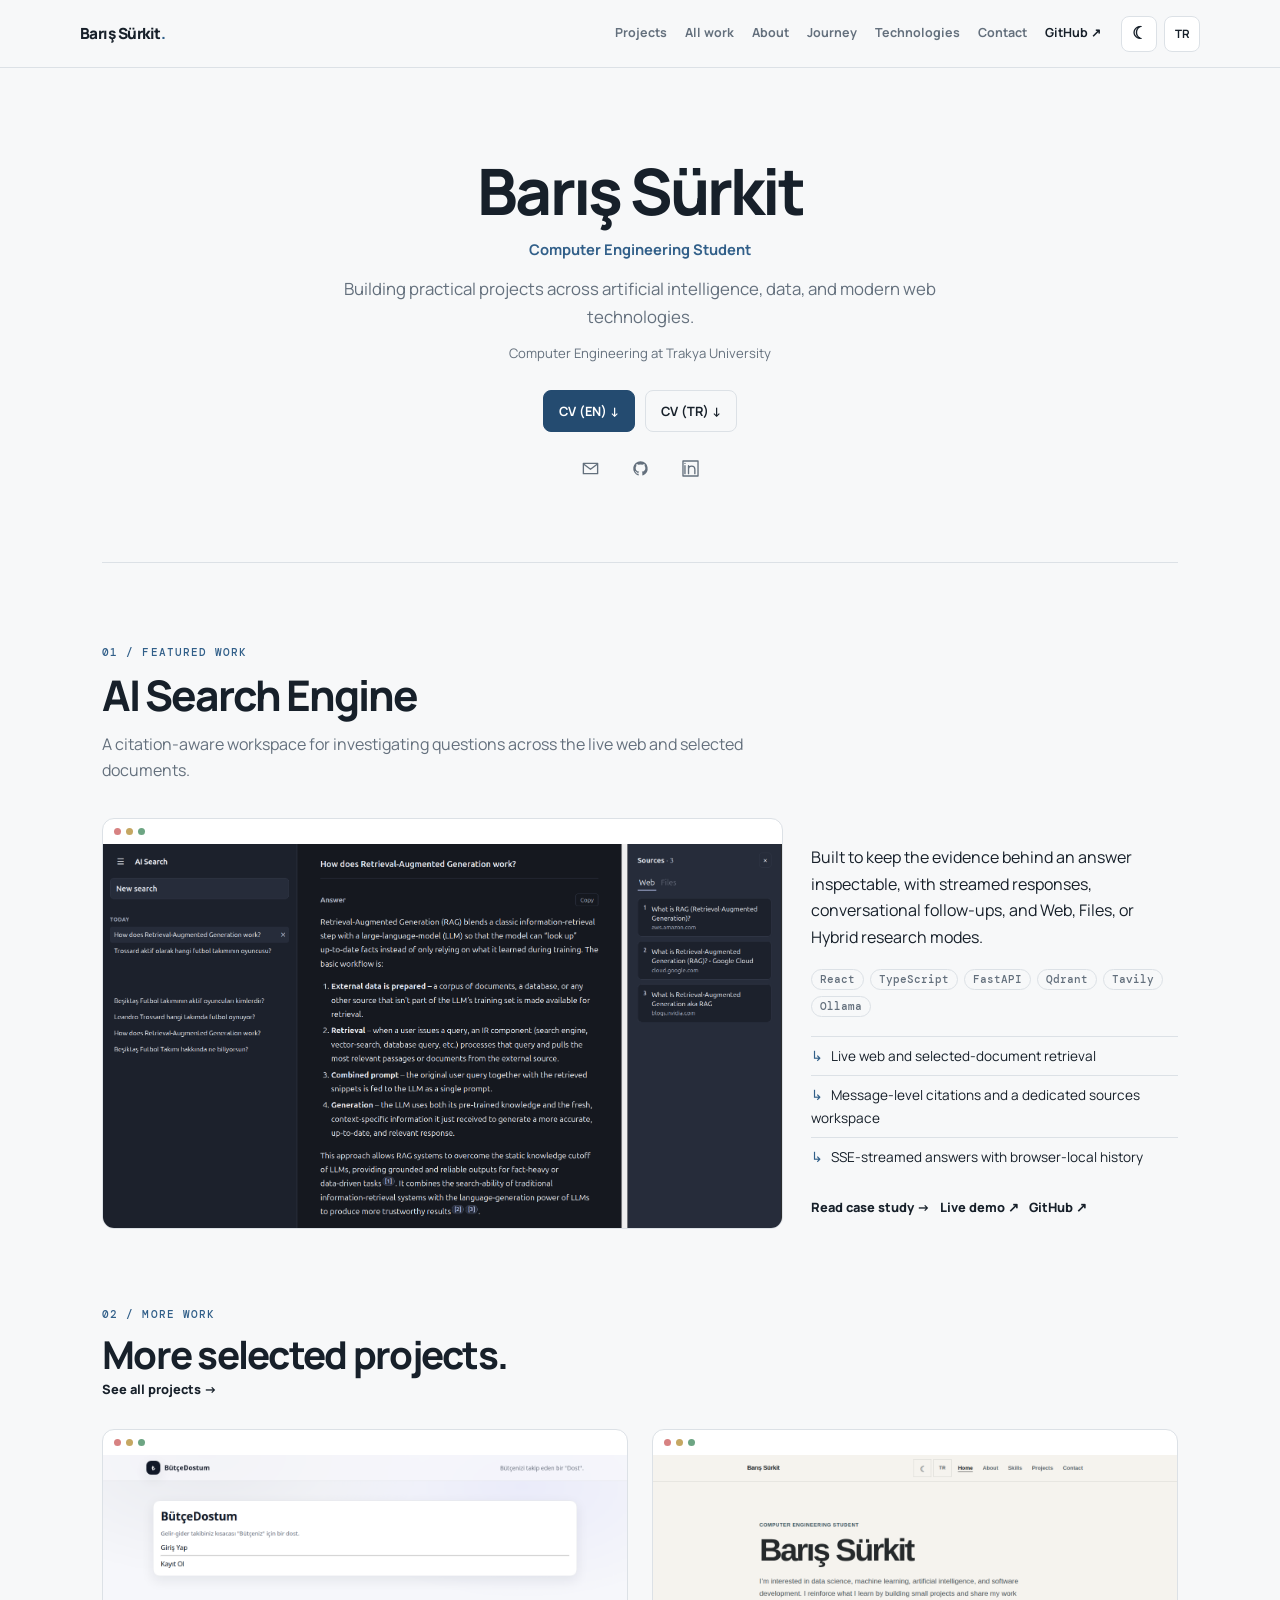
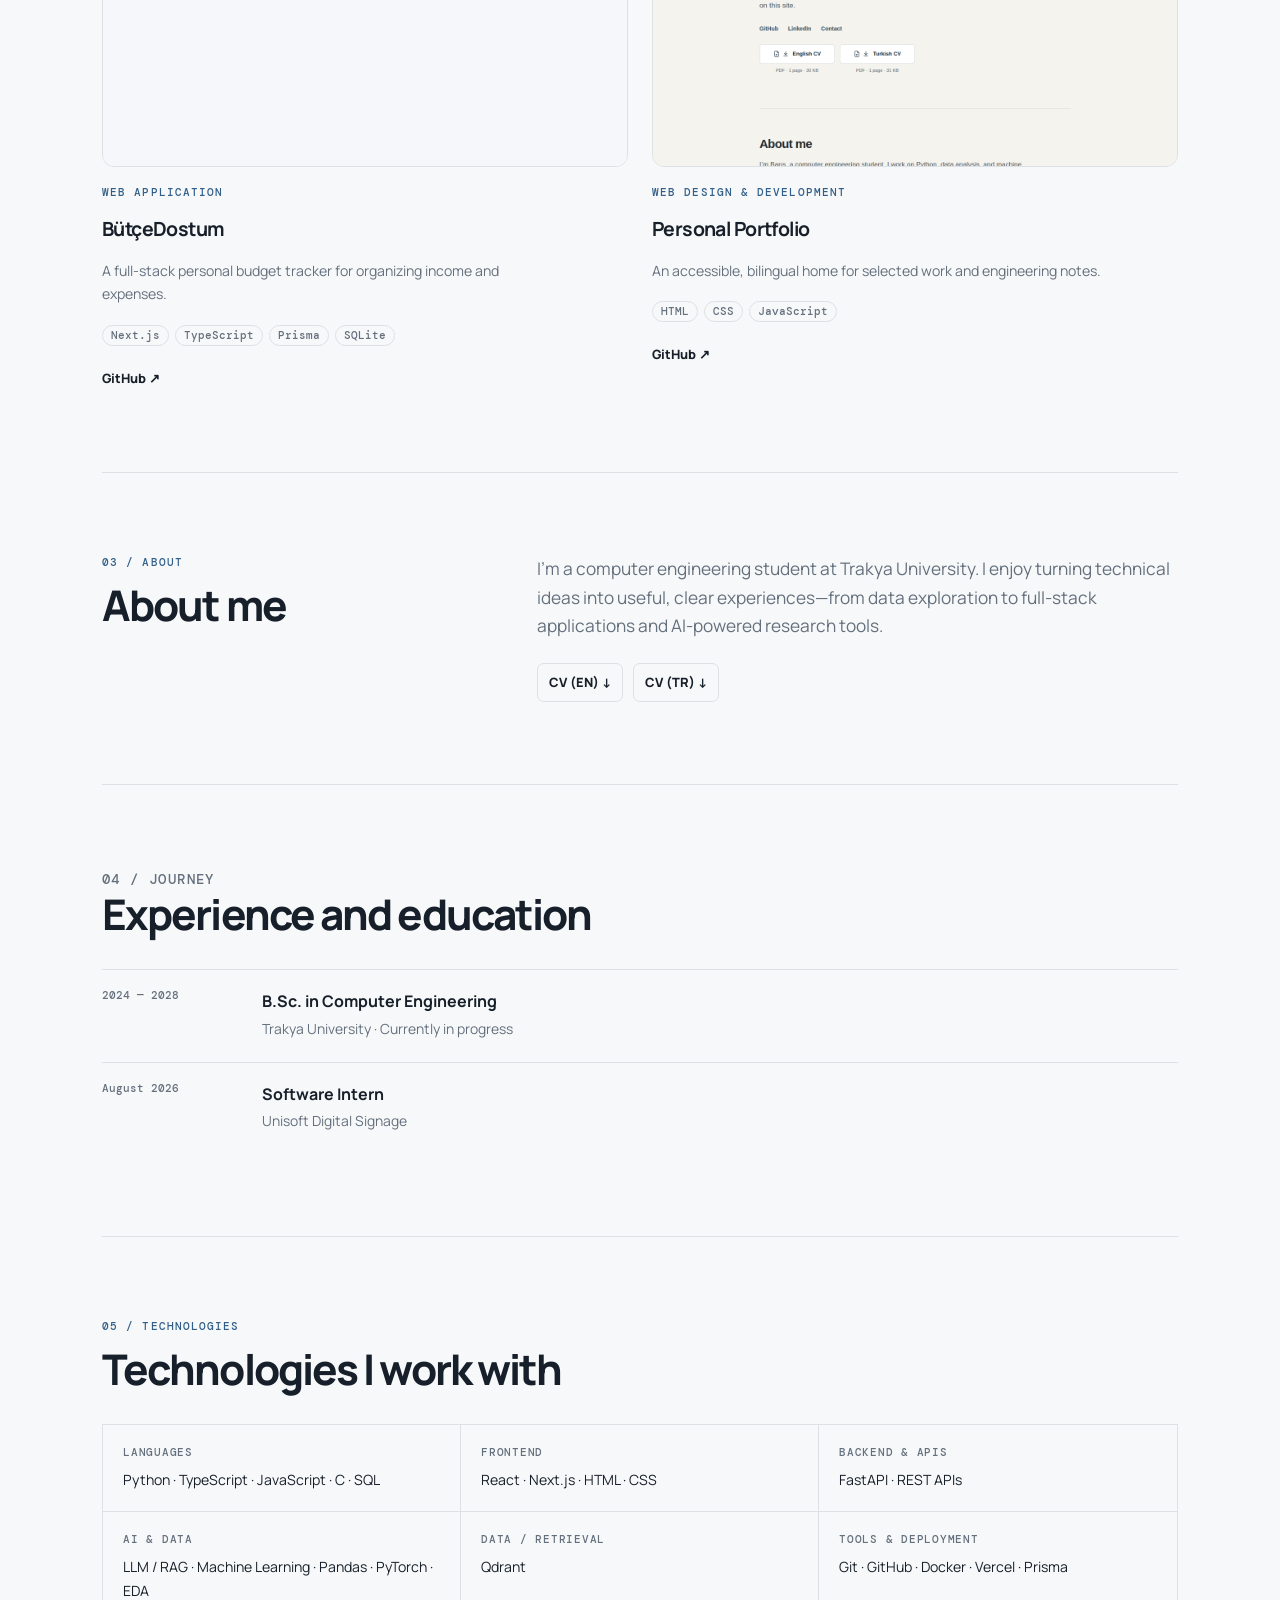
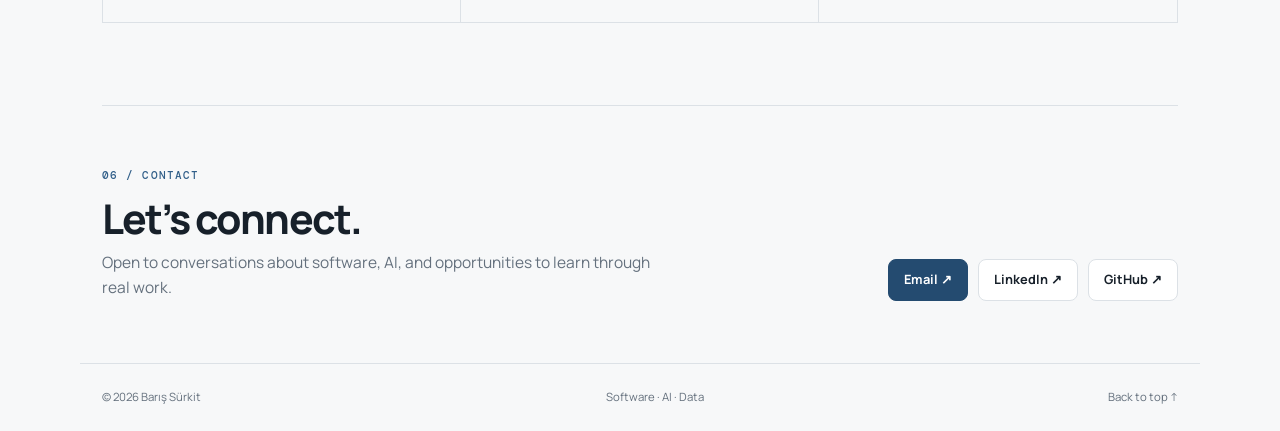
<file: index.html>
<!doctype html>
<html lang="en" data-theme="light">
<head>
  <meta charset="utf-8"><meta name="viewport" content="width=device-width,initial-scale=1">
  <meta name="description" content="Barış Sürkit builds software with AI, data, and modern web technologies." data-i18n-content="meta.homeDescription"><meta name="author" content="Barış Sürkit"><meta name="theme-color" content="#f7f8f9" data-theme-color>
  <link rel="canonical" href="https://barissurkit.com/"><link rel="icon" href="favicon.svg" type="image/svg+xml">
  <meta property="og:type" content="website"><meta property="og:url" content="https://barissurkit.com/"><meta property="og:title" content="Barış Sürkit — Software, AI & Data" data-i18n-content="meta.homeTitle"><meta property="og:description" content="Selected work in AI, data, and modern software development." data-i18n-content="meta.homeDescription"><meta property="og:image" content="https://barissurkit.com/images/barissurkit.jpg"><meta name="twitter:card" content="summary_large_image"><meta name="twitter:title" content="Barış Sürkit — Software, AI & Data"><meta name="twitter:description" content="Selected work in AI, data, and modern software development."><meta name="twitter:image" content="https://barissurkit.com/images/barissurkit.jpg">
  <script type="application/ld+json">{"@context":"https://schema.org","@type":"Person","name":"Barış Sürkit","url":"https://barissurkit.com/","image":"https://barissurkit.com/images/barissurkit.jpg","jobTitle":"Computer Engineering Student","sameAs":["https://github.com/barissurkit","https://www.linkedin.com/in/bar%C4%B1%C5%9F-s%C3%BCrkit-748538320/"]}</script>
  <script>try{const t=localStorage.getItem('portfolio-theme');document.documentElement.dataset.theme=t||(matchMedia('(prefers-color-scheme:dark)').matches?'dark':'light')}catch(e){}</script>
  <link rel="stylesheet" href="style.css"><script src="script.js" defer></script><title data-page-title="meta.title">Barış Sürkit — Software, AI & Data</title>
</head>
<body><a class="skip-link" href="#main">Skip to content</a>
<header class="header"><a class="brand" href="#top">Barış Sürkit<span>.</span></a><button class="menu-button" data-menu aria-expanded="false" aria-controls="navigation">Menu</button><nav id="navigation" class="nav" aria-label="Main navigation"><a href="#projects" data-i18n="nav.projects">Projects</a><a href="projects/" data-i18n="nav.allProjects">All work</a><a href="#about" data-i18n="nav.about">About</a><a href="#journey" data-i18n="nav.journey">Journey</a><a href="#stack" data-i18n="nav.stack">Technologies</a><a href="#contact" data-i18n="nav.contact">Contact</a><a class="nav-github" href="https://github.com/barissurkit" target="_blank" rel="noopener noreferrer">GitHub ↗</a></nav><div class="controls"><button type="button" data-theme-toggle aria-label="Switch to dark theme"><span data-theme-icon aria-hidden="true">☾</span></button><button type="button" data-language-toggle aria-label="Switch to Turkish" lang="tr">TR</button></div></header>
<main id="main">
  <section class="hero personal-hero" id="top"><h1>Barış Sürkit</h1><p class="hero-role" data-i18n="hero.role">Computer Engineering Student</p><p class="lede" data-i18n="hero.intro">Building practical projects across artificial intelligence, data, and modern web technologies.</p><p class="hero-education" data-i18n="hero.education">Computer Engineering at Trakya University</p><div class="hero-groups"><div class="actions cv-actions"><a class="button primary" href="Baris_Surkit_CV_EN.pdf" download data-cv-en data-i18n="about.cvEn">CV (EN) ↓</a><a class="button secondary" href="Baris_Surkit_CV_TR.pdf" download data-cv-tr data-i18n="about.cvTr">CV (TR) ↓</a></div><nav class="social-links" aria-label="Professional profiles"><a class="social-icon social-email" href="mailto:barissurkitdev@gmail.com" aria-label="Email"><svg viewBox="0 0 24 24" aria-hidden="true" focusable="false"><path d="M3 5.5h18v13H3z"/><path d="m4 7 8 6 8-6"/></svg></a><a class="social-icon social-github" href="https://github.com/barissurkit" target="_blank" rel="me noopener noreferrer" aria-label="GitHub profile"><svg viewBox="0 0 24 24" aria-hidden="true" focusable="false"><path d="M12 2.7a9.3 9.3 0 0 0-2.9 18.1c.5.1.6-.2.6-.5v-1.8c-2.7.6-3.3-1.1-3.3-1.1-.4-1.1-1.1-1.4-1.1-1.4-.9-.6.1-.6.1-.6 1 0 1.5 1 1.5 1 .9 1.5 2.3 1.1 2.9.8.1-.6.3-1.1.6-1.3-2.2-.2-4.5-1.1-4.5-4.6 0-1 .4-1.9 1-2.5-.1-.3-.4-1.2.1-2.5 0 0 .8-.3 2.6 1a9 9 0 0 1 4.8 0c1.8-1.2 2.6-1 2.6-1 .5 1.3.2 2.2.1 2.5.6.6 1 1.5 1 2.5 0 3.6-2.3 4.4-4.5 4.6.4.3.7.9.7 1.7v2.6c0 .3.2.6.7.5A9.3 9.3 0 0 0 12 2.7z"/></svg></a><a class="social-icon social-linkedin" href="https://www.linkedin.com/in/bar%C4%B1%C5%9F-s%C3%BCrkit-748538320/" target="_blank" rel="me noopener noreferrer" aria-label="LinkedIn profile"><svg viewBox="0 0 24 24" aria-hidden="true" focusable="false"><path d="M5 8.5v10M5 5.5v.1M9.5 18.5v-10M9.5 13a4 4 0 0 1 8 0v5.5M2.5 2.5h19v19h-19z"/></svg></a></nav></div></section>
  <section class="section featured" id="projects"><div class="section-head"><p class="kicker" data-i18n="featured.label">01 / FEATURED WORK</p><h2>AI Search Engine</h2><p data-i18n="featured.intro">A citation-aware workspace for investigating questions across the live web and selected documents.</p></div><article class="feature-grid"><a class="shot browser" href="projects/ai-search-engine/"><img src="images/projects/ai-search-engine.png" width="1767" height="999" fetchpriority="high" alt="AI Search Engine workspace with answer and sources" data-i18n-alt="ai.alt"></a><div class="feature-detail"><p data-i18n="featured.description">Built to keep the evidence behind an answer inspectable, with streamed responses, conversational follow-ups, and Web, Files, or Hybrid research modes.</p><ul class="tags"><li>React</li><li>TypeScript</li><li>FastAPI</li><li>Qdrant</li><li>Tavily</li><li>Ollama</li></ul><ul class="checklist"><li data-i18n="ai.one">Live web and selected-document retrieval</li><li data-i18n="ai.two">Message-level citations and a dedicated sources workspace</li><li data-i18n="ai.three">SSE-streamed answers with browser-local history</li></ul><div class="text-links"><a href="projects/ai-search-engine/" data-i18n="featured.case">Read case study →</a><a href="https://ai-search-engine-wine-three.vercel.app" target="_blank" rel="noopener noreferrer" data-i18n="featured.demo">Live demo ↗</a><a href="https://github.com/barissurkit/ai-search-engine" target="_blank" rel="noopener noreferrer">GitHub ↗</a></div></div></article><div class="section-head compact"><p class="kicker" data-i18n="other.label">02 / MORE WORK</p><h2 data-i18n="other.title">More selected projects.</h2><a href="projects/" data-i18n="other.link">See all projects →</a></div><div class="project-grid"><article class="project-card"><a class="shot browser" href="https://butcedostum.vercel.app/" target="_blank" rel="noopener noreferrer"><img src="images/projects/butcedostum.png" width="1280" height="760" loading="lazy" alt="BütçeDostum budget application login screen" data-i18n-alt="budget.alt"></a><p class="kicker" data-i18n="projects.budgetLabel">WEB APPLICATION</p><h3>BütçeDostum</h3><p data-i18n="budget.copy">A full-stack personal budget tracker for organizing income and expenses.</p><ul class="tags"><li>Next.js</li><li>TypeScript</li><li>Prisma</li><li>SQLite</li></ul><a href="https://github.com/barissurkit/butcedostum" target="_blank" rel="noopener noreferrer">GitHub ↗</a></article><article class="project-card"><a class="shot browser" href="projects/"><img src="images/projects/portfolio-site.png" width="1280" height="760" loading="lazy" alt="Portfolio website screenshot" data-i18n-alt="portfolio.alt"></a><p class="kicker" data-i18n="projects.portfolioLabel">WEB DESIGN & DEVELOPMENT</p><h3 data-i18n="portfolio.title">Personal Portfolio</h3><p data-i18n="portfolio.copy">An accessible, bilingual home for selected work and engineering notes.</p><ul class="tags"><li>HTML</li><li>CSS</li><li>JavaScript</li></ul><a href="https://github.com/barissurkit/barissurkit.com" target="_blank" rel="noopener noreferrer">GitHub ↗</a></article></div></section>
<section class="section split" id="about"><div><p class="kicker" data-i18n="about.label">03 / ABOUT</p><h2 data-i18n="about.title">About me</h2></div><div><p class="large-copy" data-i18n="about.copy">I’m a computer engineering student at Trakya University. I enjoy turning technical ideas into useful, clear experiences—from data exploration to full-stack applications and AI-powered research tools.</p><div class="text-links cv-links"><a href="Baris_Surkit_CV_EN.pdf" download data-i18n="about.cvEn">CV (EN) ↓</a><a href="Baris_Surkit_CV_TR.pdf" download data-i18n="about.cvTr">CV (TR) ↓</a></div></div></section>
  <section class="section journey" id="journey"><p class="kicker" data-i18n="journey.label">04 / JOURNEY</p><h2 data-i18n="journey.title">Experience and education</h2><ol><li><time>2024 — 2028</time><div><h3 data-i18n="journey.eduTitle">B.Sc. in Computer Engineering</h3><p data-i18n="journey.eduCopy">Trakya University · Currently in progress</p></div></li><li><time data-i18n="journey.internDate">August 2026</time><div><h3 data-i18n="journey.internTitle">Software Intern</h3><p>Unisoft Digital Signage</p></div></li></ol></section>
  <section class="section stack" id="stack"><p class="kicker" data-i18n="stack.label">05 / TECHNOLOGIES</p><h2 data-i18n="stack.title">Technologies I work with</h2><div class="stack-grid"><div><h3 data-i18n="stack.lang">Languages</h3><p>Python · TypeScript · JavaScript · C · SQL</p></div><div><h3 data-i18n="stack.frontend">Frontend</h3><p>React · Next.js · HTML · CSS</p></div><div><h3 data-i18n="stack.backend">Backend & APIs</h3><p>FastAPI · REST APIs</p></div><div><h3 data-i18n="stack.ai">AI & Data</h3><p>LLM / RAG · Machine Learning · Pandas · PyTorch · EDA</p></div><div><h3 data-i18n="stack.retrieval">Data / Retrieval</h3><p>Qdrant</p></div><div><h3 data-i18n="stack.tools">Tools & Deployment</h3><p>Git · GitHub · Docker · Vercel · Prisma</p></div></div></section>
  <section class="section contact" id="contact"><div><p class="kicker" data-i18n="contact.label">06 / CONTACT</p><h2 data-i18n="contact.title">Let’s connect.</h2><p data-i18n="contact.copy">Open to conversations about software, AI, and opportunities to learn through real work.</p></div><div class="actions"><a class="button primary" href="mailto:barissurkitdev@gmail.com" data-i18n="contact.email">Email ↗</a><a class="button" href="https://www.linkedin.com/in/bar%C4%B1%C5%9F-s%C3%BCrkit-748538320/" target="_blank" rel="noopener noreferrer">LinkedIn ↗</a><a class="button" href="https://github.com/barissurkit" target="_blank" rel="noopener noreferrer">GitHub ↗</a></div></section>
</main><footer><span>© 2026 Barış Sürkit</span><span data-i18n="footer.role">Software · AI · Data</span><a href="#top" data-i18n="footer.top">Back to top ↑</a></footer></body></html>
</file>
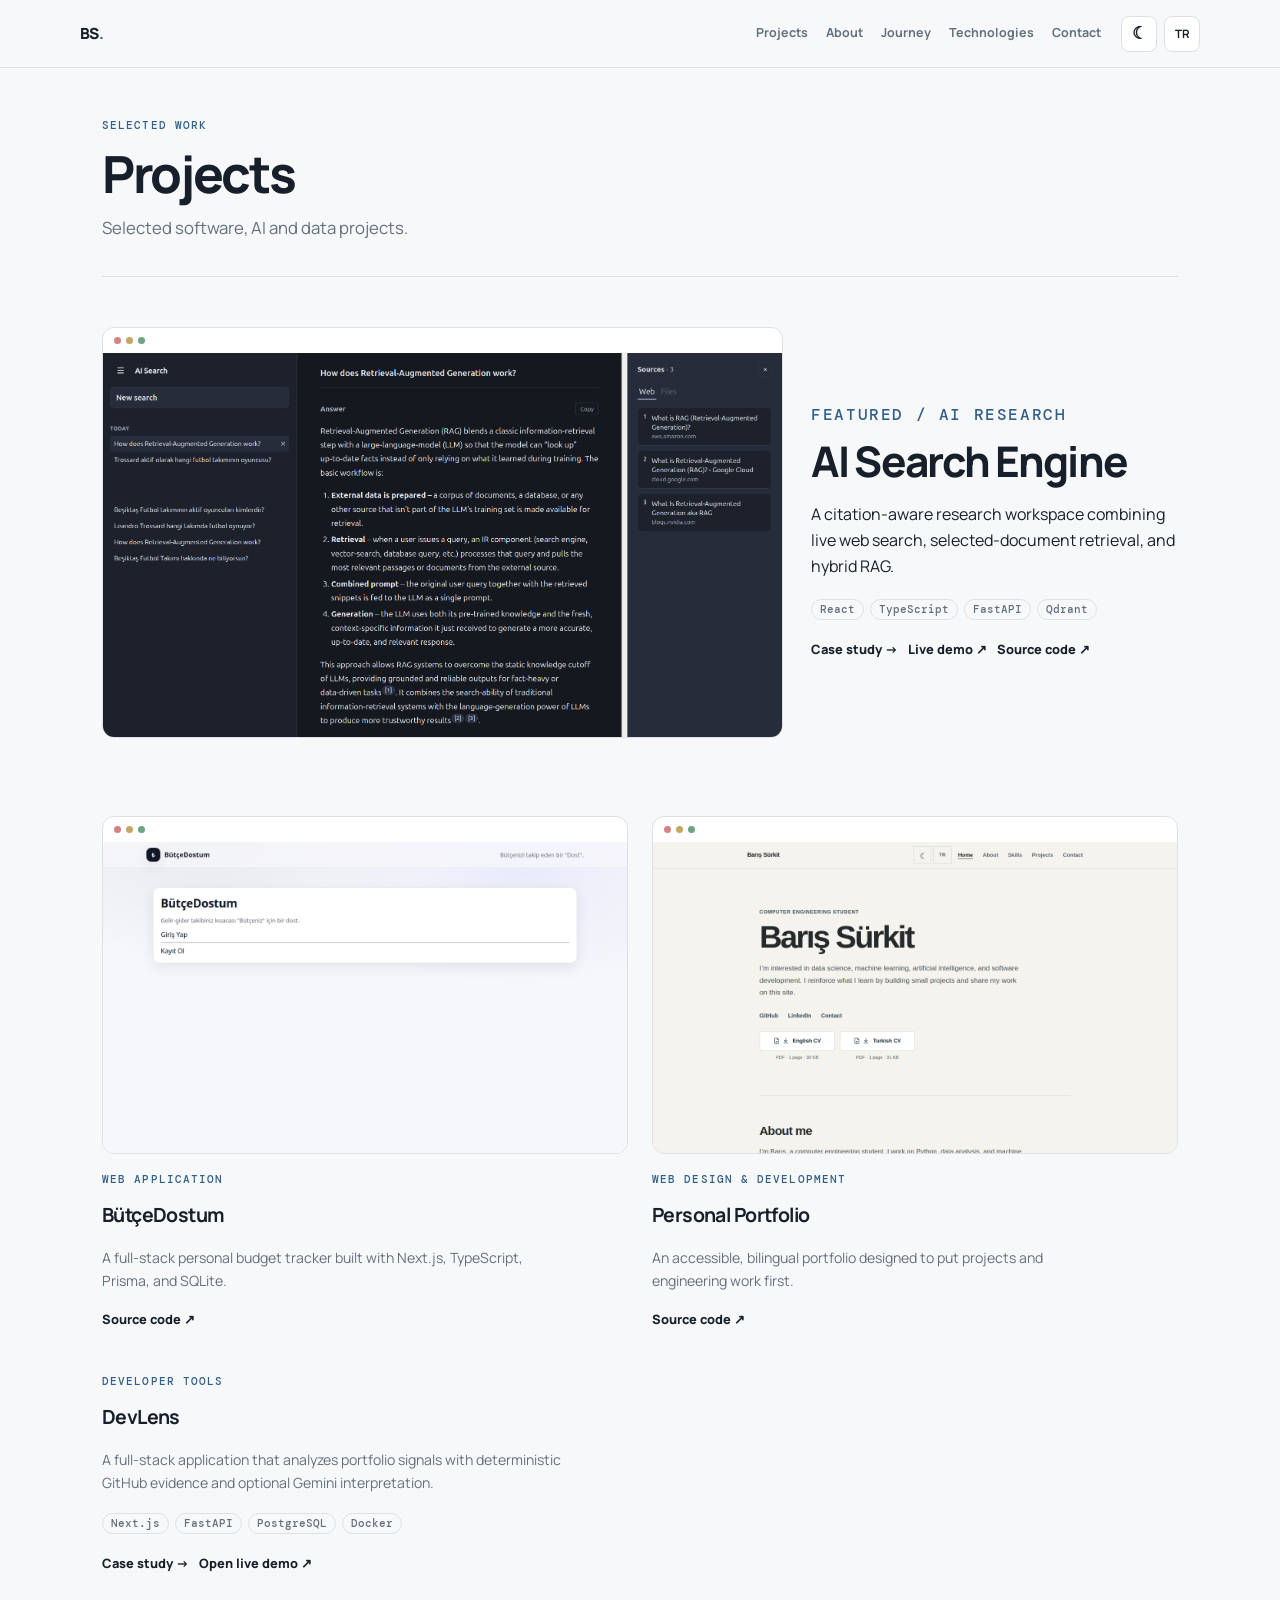
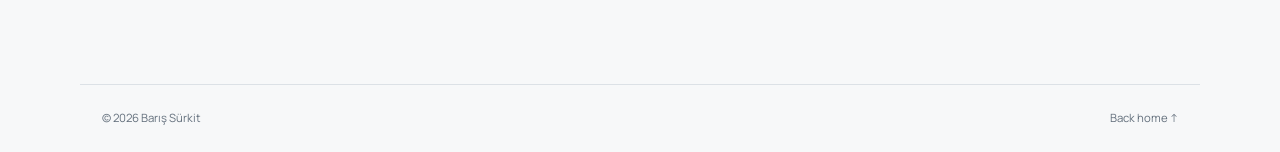
<file: projects/index.html>
<!doctype html>
<html lang="en" data-theme="light">
<head>
  <meta charset="utf-8"><meta name="viewport" content="width=device-width,initial-scale=1"><meta name="description" content="Selected software, AI and data projects by Barış Sürkit." data-i18n-content="meta.projectsDescription"><meta name="author" content="Barış Sürkit"><meta name="theme-color" content="#f7f8f9" data-theme-color><link rel="canonical" href="https://barissurkit.com/projects/"><link rel="icon" href="../favicon.svg" type="image/svg+xml"><meta property="og:type" content="website"><meta property="og:url" content="https://barissurkit.com/projects/"><meta property="og:title" content="Projects — Barış Sürkit" data-i18n-content="meta.projectsTitle"><meta property="og:description" content="Selected software, AI and data projects by Barış Sürkit." data-i18n-content="meta.projectsDescription"><meta property="og:image" content="https://barissurkit.com/images/barissurkit.jpg"><meta name="twitter:card" content="summary_large_image"><meta name="twitter:image" content="https://barissurkit.com/images/barissurkit.jpg"><script>try{const t=localStorage.getItem('portfolio-theme');document.documentElement.dataset.theme=t||(matchMedia('(prefers-color-scheme:dark)').matches?'dark':'light')}catch(e){}</script><link rel="stylesheet" href="../style.css"><script src="../script.js" defer></script><title data-i18n="meta.projectsTitle">Projects — Barış Sürkit</title>
</head>
<body><a class="skip-link" href="#main">Skip to content</a><header class="header"><a class="brand" href="../">BS<span>.</span></a><button type="button" class="menu-button" data-menu aria-expanded="false" aria-controls="navigation">Menu</button><nav id="navigation" class="nav" aria-label="Main navigation"><a href="../#projects" data-i18n="nav.projects">Projects</a><a href="../#about" data-i18n="nav.about">About</a><a href="../#journey" data-i18n="nav.journey">Journey</a><a href="../#stack" data-i18n="nav.stack">Technologies</a><a href="../#contact" data-i18n="nav.contact">Contact</a></nav><div class="controls"><button type="button" data-theme-toggle aria-label="Switch to dark theme"><span data-theme-icon aria-hidden="true">☾</span></button><button type="button" data-language-toggle aria-label="Switch to Turkish" lang="tr">TR</button></div></header>
<main id="main"><section class="hero"><div><p class="kicker" data-i18n="projects.kicker">SELECTED WORK</p><h1 data-i18n="projects.title">Projects</h1><p class="lede" data-i18n="projects.intro">Selected software, AI and data projects.</p></div></section><section class="section"><article class="feature-grid"><a class="shot browser" href="ai-search-engine/"><img src="../images/projects/ai-search-engine.png" width="1767" height="999" alt="AI Search Engine workspace" data-i18n-alt="alt.ai"></a><div class="feature-detail"><p class="kicker" data-i18n="projects.featured">FEATURED / AI RESEARCH</p><h2>AI Search Engine</h2><p data-i18n="projects.description">A citation-aware research workspace combining live web search, selected-document retrieval, and hybrid RAG.</p><ul class="tags"><li>React</li><li>TypeScript</li><li>FastAPI</li><li>Qdrant</li></ul><div class="text-links"><a href="ai-search-engine/" data-i18n="projects.case">Case study →</a><a href="https://ai-search-engine-wine-three.vercel.app" target="_blank" rel="noopener noreferrer" data-i18n="projects.live">Live demo ↗</a><a href="https://github.com/barissurkit/ai-search-engine" target="_blank" rel="noopener noreferrer" data-i18n="projects.source">Source code ↗</a></div></div></article><div class="project-grid compact"><article class="project-card"><a class="shot browser" href="https://butcedostum.vercel.app/" target="_blank" rel="noopener noreferrer"><img src="../images/projects/butcedostum.png" width="1280" height="760" alt="BütçeDostum" data-i18n-alt="alt.budget"></a><p class="kicker" data-i18n="projects.budgetLabel">WEB APPLICATION</p><h3>BütçeDostum</h3><p data-i18n="projects.budgetDescription">A full-stack personal budget tracker built with Next.js, TypeScript, Prisma, and SQLite.</p><a href="https://github.com/barissurkit/butcedostum" target="_blank" rel="noopener noreferrer" data-i18n="projects.source">Source code ↗</a></article><article class="project-card"><a class="shot browser" href="../"><img src="../images/projects/portfolio-site.png" width="1280" height="760" alt="Portfolio website" data-i18n-alt="alt.portfolio"></a><p class="kicker" data-i18n="projects.portfolioLabel">WEB DESIGN &amp; DEVELOPMENT</p><h3 data-i18n="portfolio.title">Personal Portfolio</h3><p data-i18n="projects.portfolioDescription">An accessible, bilingual portfolio designed to put projects and engineering work first.</p><a href="https://github.com/barissurkit/barissurkit.com" target="_blank" rel="noopener noreferrer" data-i18n="projects.source">Source code ↗</a></article><article class="project-card"><p class="kicker" data-i18n="projects.devlensLabel">DEVELOPER TOOLS</p><h3>DevLens</h3><p data-i18n="projects.devlensDescription">A full-stack application that analyzes portfolio signals with deterministic GitHub evidence and optional Gemini interpretation.</p><ul class="tags"><li>Next.js</li><li>FastAPI</li><li>PostgreSQL</li><li>Docker</li></ul><div class="text-links"><a href="devlens/" data-i18n="projects.case">Case study →</a><a href="https://devlens-frontend-5hvj.onrender.com/" target="_blank" rel="noopener noreferrer" data-i18n="devlens.open">Open live demo ↗</a></div></article></div></section></main><footer><span>© 2026 Barış Sürkit</span><a href="../" data-i18n="footer.home">Back home ↑</a></footer></body></html>
</file>
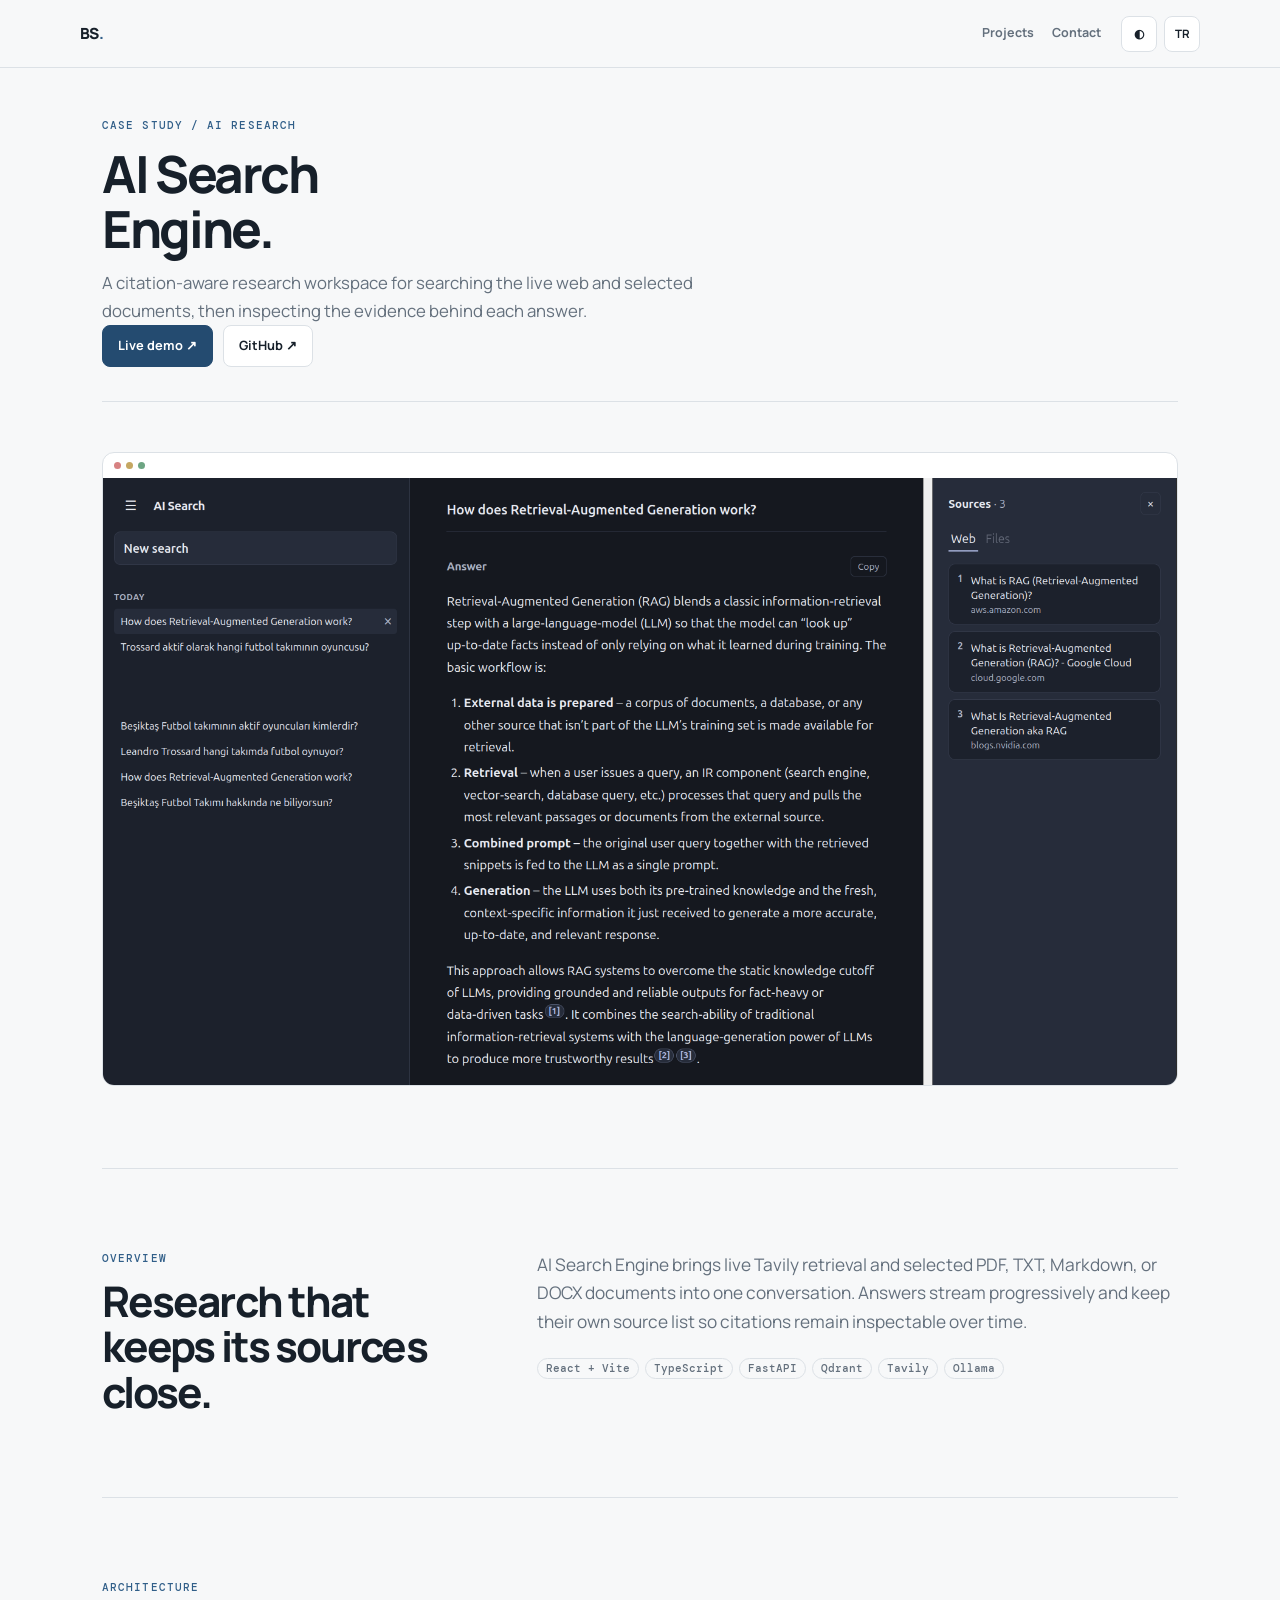
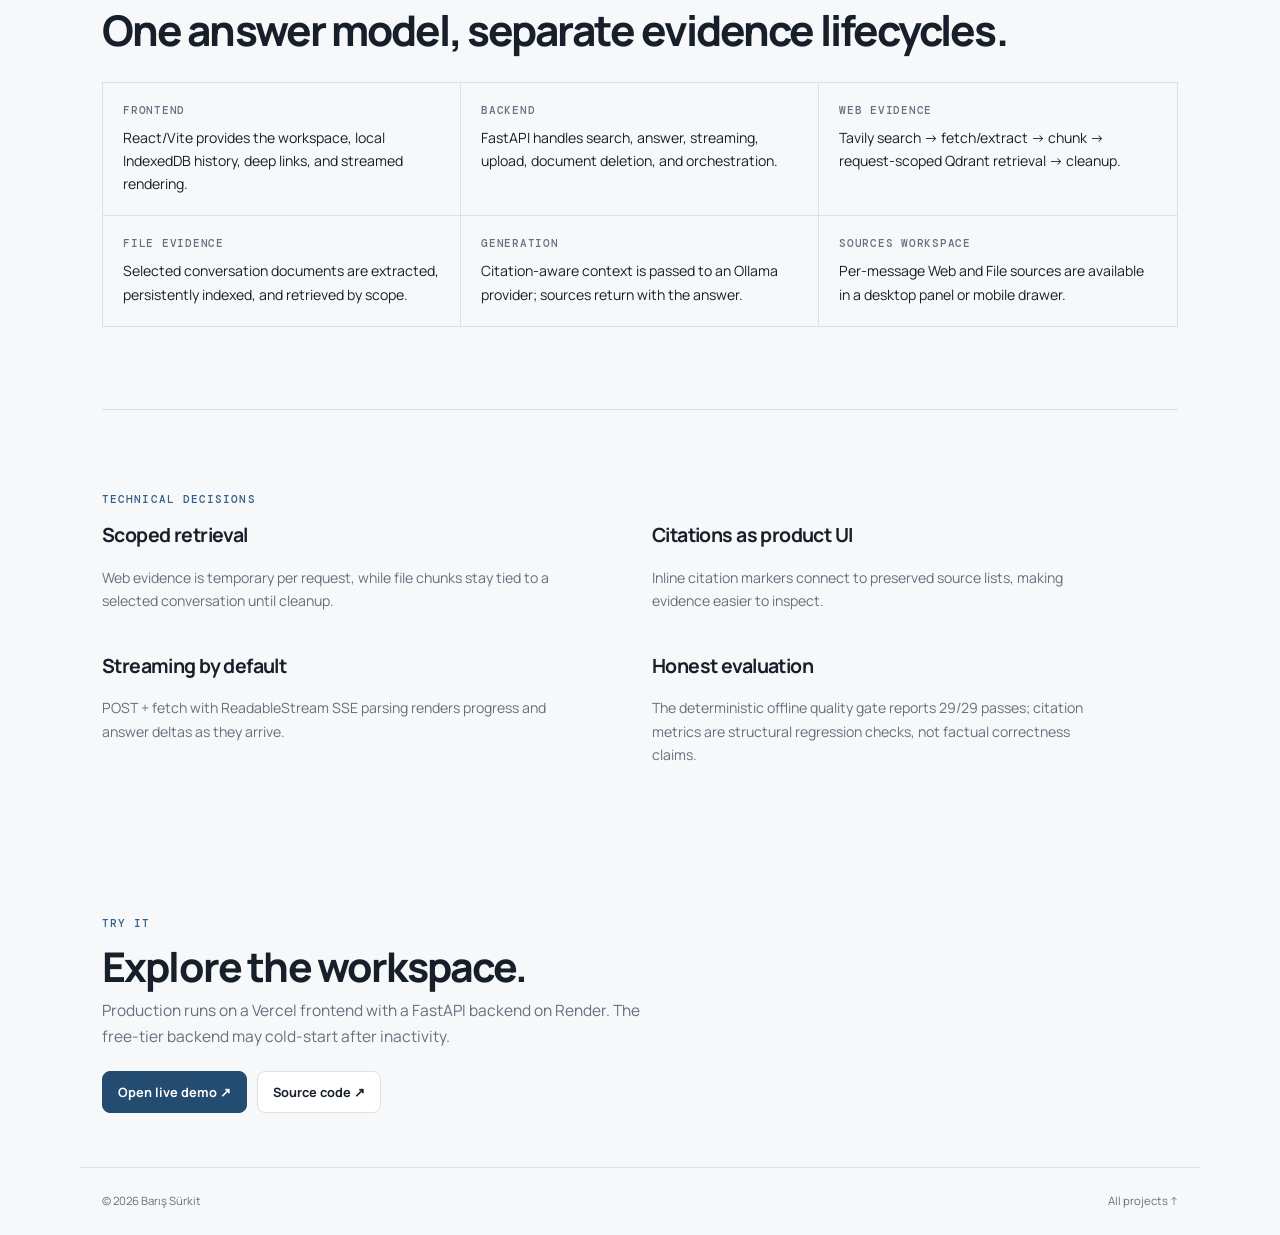
<file: projects/ai-search-engine/index.html>
<!doctype html><html lang="en" data-theme="light"><head><meta charset="utf-8"><meta name="viewport" content="width=device-width,initial-scale=1"><meta name="description" content="Case study: AI Search Engine, a citation-aware research workspace." data-i18n-content="meta.caseDescription"><meta name="theme-color" content="#f7f7f5" data-theme-color><link rel="canonical" href="https://barissurkit.com/projects/ai-search-engine/"><link rel="icon" href="../../favicon.svg"><meta property="og:type" content="article"><meta property="og:url" content="https://barissurkit.com/projects/ai-search-engine/"><meta property="og:title" content="AI Search Engine — Case Study" data-i18n-content="meta.caseTitle"><meta property="og:description" content="Case study: AI Search Engine, a citation-aware research workspace." data-i18n-content="meta.caseDescription"><link rel="stylesheet" href="../../style.css"><script>try{const t=localStorage.getItem('portfolio-theme');document.documentElement.dataset.theme=t||(matchMedia('(prefers-color-scheme:dark)').matches?'dark':'light')}catch(e){}</script><script src="../../script.js" defer></script><title data-i18n="meta.caseTitle">AI Search Engine — Case Study</title></head><body><a class="skip-link" href="#main">Skip to content</a><header class="header"><a class="brand" href="../../">BS<span>.</span></a><button class="menu-button" data-menu aria-expanded="false" aria-controls="navigation">Menu</button><nav id="navigation" class="nav" aria-label="Main navigation"><a href="../" data-i18n="nav.projects">Projects</a><a href="../../#contact" data-i18n="nav.contact">Contact</a></nav><div class="controls"><button data-theme-toggle aria-label="Switch theme">◐</button><button data-language-toggle aria-label="Türkçeye geç" lang="tr">TR</button></div></header><main id="main"><section class="hero"><div><p class="kicker" data-i18n="case.kicker">CASE STUDY / AI RESEARCH</p><h1>AI Search<br><em>Engine.</em></h1><p class="lede" data-i18n="case.lede">A citation-aware research workspace for searching the live web and selected documents, then inspecting the evidence behind each answer.</p><div class="actions"><a class="button primary" href="https://ai-search-engine-wine-three.vercel.app" target="_blank" rel="noopener noreferrer" data-i18n="projects.live">Live demo ↗</a><a class="button" href="https://github.com/barissurkit/ai-search-engine" target="_blank" rel="noopener noreferrer">GitHub ↗</a></div></div></section><section class="section"><a class="shot browser" href="https://ai-search-engine-wine-three.vercel.app" target="_blank" rel="noopener noreferrer"><img src="../../images/projects/ai-search-engine.png" width="1767" height="999" alt="AI Search Engine research workspace with citations and sources" data-i18n-alt="alt.ai"></a></section><section class="section split"><div><p class="kicker" data-i18n="case.overview">OVERVIEW</p><h2 data-i18n="case.overviewTitle">Research that keeps its sources close.</h2></div><div><p class="large-copy" data-i18n="case.overviewCopy">AI Search Engine brings live Tavily retrieval and selected PDF, TXT, Markdown, or DOCX documents into one conversation. Answers stream progressively and keep their own source list so citations remain inspectable over time.</p><ul class="tags"><li>React + Vite</li><li>TypeScript</li><li>FastAPI</li><li>Qdrant</li><li>Tavily</li><li>Ollama</li></ul></div></section><section class="section"><p class="kicker" data-i18n="case.arch">ARCHITECTURE</p><h2 style="font-size:clamp(2.5rem,5vw,4rem);margin-bottom:36px" data-i18n="case.archTitle">One answer model, separate evidence lifecycles.</h2><div class="stack-grid"><div><h3 data-i18n="case.frontend">Frontend</h3><p data-i18n="case.frontendCopy">React/Vite provides the workspace, local IndexedDB history, deep links, and streamed rendering.</p></div><div><h3 data-i18n="case.backend">Backend</h3><p data-i18n="case.backendCopy">FastAPI handles search, answer, streaming, upload, document deletion, and orchestration.</p></div><div><h3 data-i18n="case.web">Web evidence</h3><p data-i18n="case.webCopy">Tavily search → fetch/extract → chunk → request-scoped Qdrant retrieval → cleanup.</p></div><div><h3 data-i18n="case.file">File evidence</h3><p data-i18n="case.fileCopy">Selected conversation documents are extracted, persistently indexed, and retrieved by scope.</p></div><div><h3 data-i18n="case.generation">Generation</h3><p data-i18n="case.generationCopy">Citation-aware context is passed to an Ollama provider; sources return with the answer.</p></div><div><h3 data-i18n="case.sources">Sources workspace</h3><p data-i18n="case.sourcesCopy">Per-message Web and File sources are available in a desktop panel or mobile drawer.</p></div></div></section><section class="section"><p class="kicker" data-i18n="case.decisions">TECHNICAL DECISIONS</p><div class="project-grid"><article class="project-card"><h3 data-i18n="case.scoped">Scoped retrieval</h3><p data-i18n="case.scopedCopy">Web evidence is temporary per request, while file chunks stay tied to a selected conversation until cleanup.</p></article><article class="project-card"><h3 data-i18n="case.citations">Citations as product UI</h3><p data-i18n="case.citationsCopy">Inline citation markers connect to preserved source lists, making evidence easier to inspect.</p></article><article class="project-card"><h3 data-i18n="case.streaming">Streaming by default</h3><p data-i18n="case.streamingCopy">POST + fetch with ReadableStream SSE parsing renders progress and answer deltas as they arrive.</p></article><article class="project-card"><h3 data-i18n="case.evaluation">Honest evaluation</h3><p data-i18n="case.evaluationCopy">The deterministic offline quality gate reports 29/29 passes; citation metrics are structural regression checks, not factual correctness claims.</p></article></div></section><section class="contact"><p class="kicker" data-i18n="case.try">TRY IT</p><h2 data-i18n="case.tryTitle">Explore the workspace.</h2><p data-i18n="case.tryCopy">Production runs on a Vercel frontend with a FastAPI backend on Render. The free-tier backend may cold-start after inactivity.</p><div class="actions"><a class="button primary" href="https://ai-search-engine-wine-three.vercel.app" target="_blank" rel="noopener noreferrer" data-i18n="case.open">Open live demo ↗</a><a class="button" href="https://github.com/barissurkit/ai-search-engine" target="_blank" rel="noopener noreferrer" data-i18n="projects.source">Source code ↗</a></div></section></main><footer><span>© 2026 Barış Sürkit</span><a href="../" data-i18n="case.all">All projects ↑</a></footer></body></html>
</file>
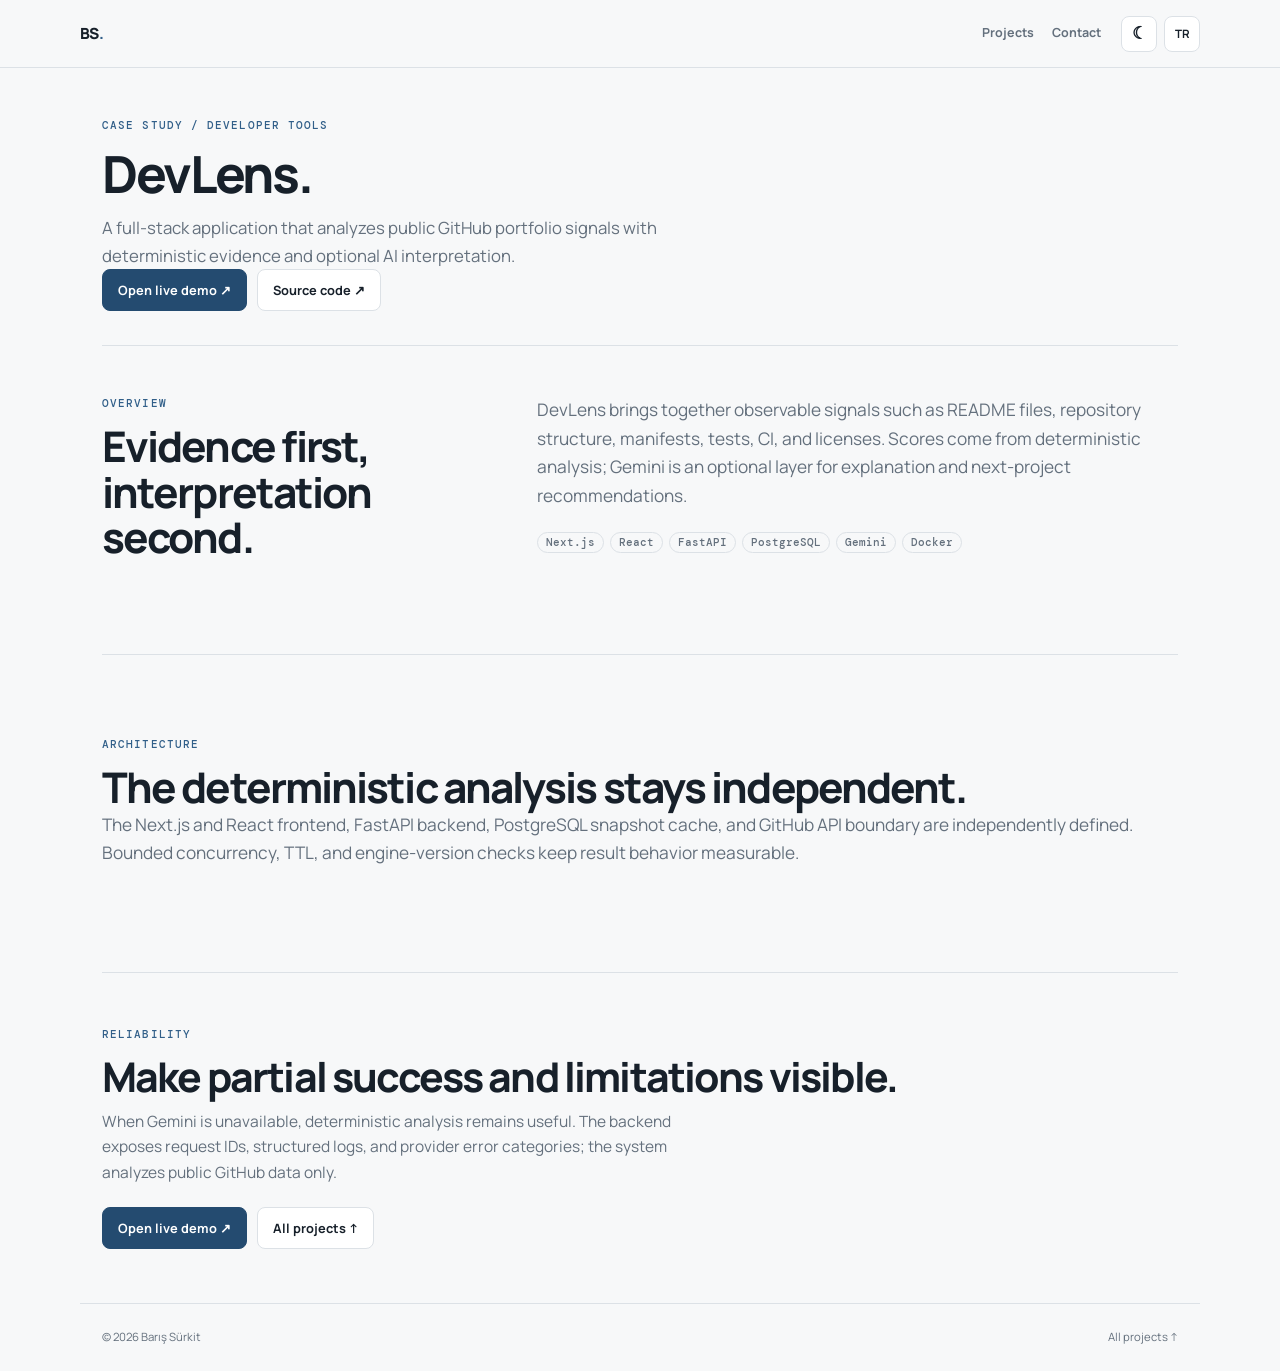
<file: projects/devlens/index.html>
<!doctype html>
<html lang="en" data-theme="light">
<head>
  <meta charset="utf-8"><meta name="viewport" content="width=device-width,initial-scale=1">
  <meta name="description" content="Case study: DevLens, an evidence-first GitHub portfolio analysis tool." data-i18n-content="meta.devlensDescription">
  <meta name="author" content="Barış Sürkit"><meta name="theme-color" content="#f7f8f9" data-theme-color>
  <link rel="canonical" href="https://barissurkit.com/projects/devlens/"><link rel="icon" href="../../favicon.svg" type="image/svg+xml">
  <meta property="og:type" content="article"><meta property="og:url" content="https://barissurkit.com/projects/devlens/"><meta property="og:title" content="DevLens — Case Study" data-i18n-content="meta.devlensTitle"><meta property="og:description" content="Case study: DevLens, an evidence-first GitHub portfolio analysis tool." data-i18n-content="meta.devlensDescription"><meta property="og:image" content="https://barissurkit.com/images/barissurkit.jpg"><meta name="twitter:card" content="summary_large_image"><meta name="twitter:image" content="https://barissurkit.com/images/barissurkit.jpg">
  <script>try{const t=localStorage.getItem('portfolio-theme');document.documentElement.dataset.theme=t||(matchMedia('(prefers-color-scheme:dark)').matches?'dark':'light')}catch(e){}</script>
  <link rel="stylesheet" href="../../style.css"><script src="../../script.js" defer></script><title data-i18n="meta.devlensTitle">DevLens — Case Study</title>
</head>
<body><a class="skip-link" href="#main">Skip to content</a>
<header class="header"><a class="brand" href="../../">BS<span>.</span></a><button class="menu-button" data-menu aria-expanded="false" aria-controls="navigation">Menu</button><nav id="navigation" class="nav" aria-label="Main navigation"><a href="../" data-i18n="nav.projects">Projects</a><a href="../../#contact" data-i18n="nav.contact">Contact</a></nav><div class="controls"><button type="button" data-theme-toggle aria-label="Switch to dark theme"><span data-theme-icon aria-hidden="true">☾</span></button><button type="button" data-language-toggle aria-label="Switch to Turkish" lang="tr">TR</button></div></header>
<main id="main"><section class="hero"><div><p class="kicker" data-i18n="devlens.kicker">CASE STUDY / DEVELOPER TOOLS</p><h1>DevLens.</h1><p class="lede" data-i18n="devlens.lede">A full-stack application that analyzes public GitHub portfolio signals with deterministic evidence and optional AI interpretation.</p><div class="actions"><a class="button primary" href="https://devlens-frontend-5hvj.onrender.com/" target="_blank" rel="noopener noreferrer" data-i18n="devlens.open">Open live demo ↗</a><a class="button" href="https://github.com/barissurkit/DevLens" target="_blank" rel="noopener noreferrer" data-i18n="devlens.source">Source code ↗</a></div></div></section>
<section class="section split"><div><p class="kicker" data-i18n="devlens.overview">OVERVIEW</p><h2 data-i18n="devlens.overviewTitle">Evidence first, interpretation second.</h2></div><div><p class="large-copy" data-i18n="devlens.overviewCopy">DevLens brings together observable signals such as README files, repository structure, manifests, tests, CI, and licenses. Scores come from deterministic analysis; Gemini is an optional layer for explanation and next-project recommendations.</p><ul class="tags"><li>Next.js</li><li>React</li><li>FastAPI</li><li>PostgreSQL</li><li>Gemini</li><li>Docker</li></ul></div></section>
<section class="section"><p class="kicker" data-i18n="devlens.arch">ARCHITECTURE</p><h2 data-i18n="devlens.archTitle">The deterministic analysis stays independent.</h2><p class="large-copy" data-i18n="devlens.archCopy">The Next.js and React frontend, FastAPI backend, PostgreSQL snapshot cache, and GitHub API boundary are independently defined. Bounded concurrency, TTL, and engine-version checks keep result behavior measurable.</p></section>
<section class="section contact"><div><p class="kicker" data-i18n="devlens.reliability">RELIABILITY</p><h2 data-i18n="devlens.reliabilityTitle">Make partial success and limitations visible.</h2><p data-i18n="devlens.reliabilityCopy">When Gemini is unavailable, deterministic analysis remains useful. The backend exposes request IDs, structured logs, and provider error categories; the system analyzes public GitHub data only.</p></div><div class="actions"><a class="button primary" href="https://devlens-frontend-5hvj.onrender.com/" target="_blank" rel="noopener noreferrer" data-i18n="devlens.open">Open live demo ↗</a><a class="button" href="../" data-i18n="case.all">All projects ↑</a></div></section></main>
<footer><span>© 2026 Barış Sürkit</span><a href="../" data-i18n="case.all">All projects ↑</a></footer></body></html>
</file>
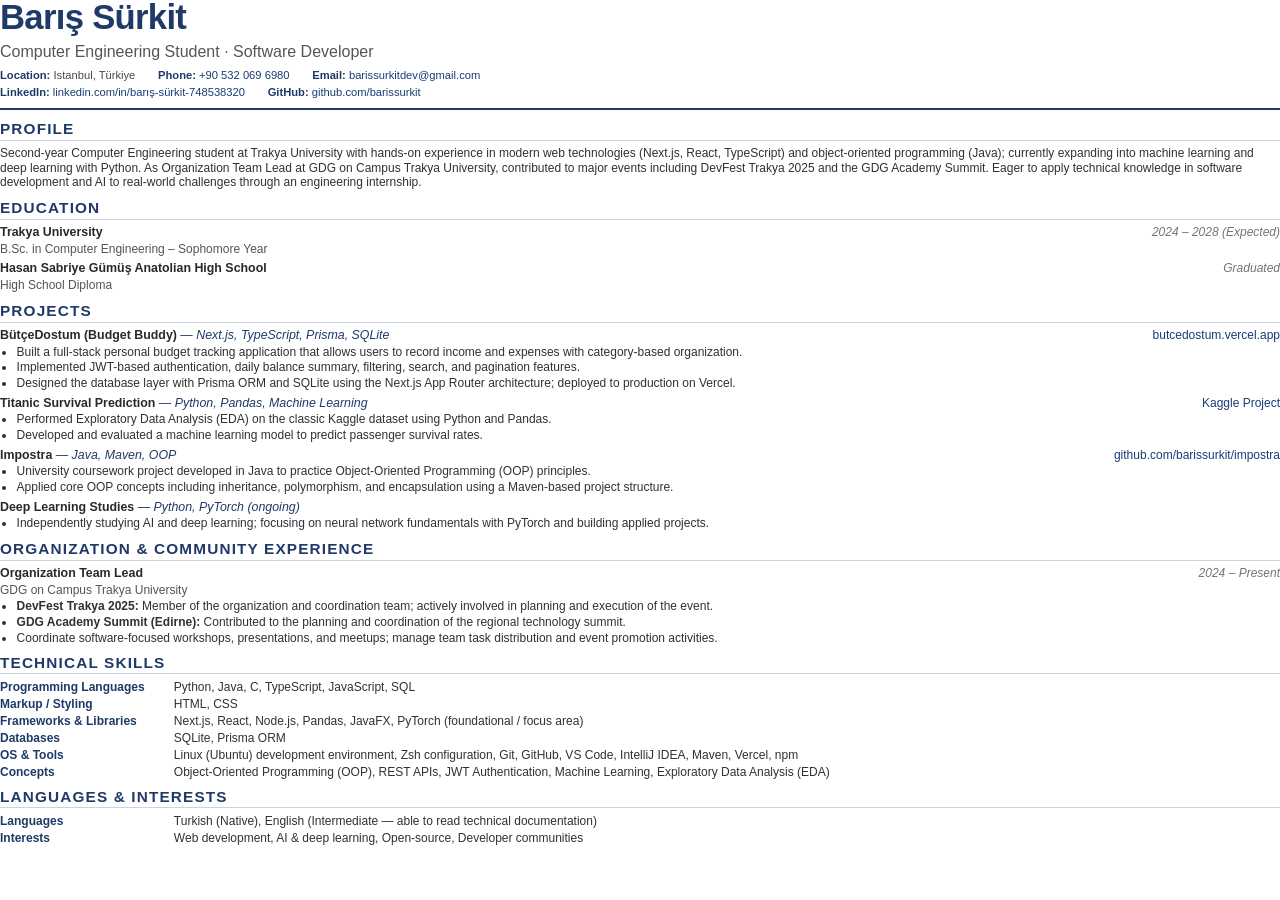
<file: cv-source/cv-en.html>
<!DOCTYPE html>
<html lang="en">

<head>
    <meta charset="UTF-8">
    <meta name="author" content="Barış Sürkit">
    <meta name="description" content="Resume of Barış Sürkit, Computer Engineering student and software developer.">
    <meta name="keywords" content="Barış Sürkit, Computer Engineering, Software Development, Machine Learning">
    <meta name="robots" content="noindex, nofollow">
    <link rel="stylesheet" href="cv.css">
    <title>Barış Sürkit - Resume</title>
</head>

<body>
    <header class="resume-header">
        <h1>Barış Sürkit</h1>
        <p class="role">Computer Engineering Student · Software Developer</p>
        <address>
            <ul class="contact-list">
                <li><span class="contact-label">Location:</span> Istanbul, Türkiye</li>
                <li><span class="contact-label">Phone:</span> <a href="tel:+905320696980">+90 532 069 6980</a></li>
                <li><span class="contact-label">Email:</span> <a href="mailto:barissurkitdev@gmail.com">barissurkitdev@gmail.com</a></li>
            </ul>
            <ul class="contact-list">
                <li><span class="contact-label">LinkedIn:</span> <a href="https://www.linkedin.com/in/bar%C4%B1%C5%9F-s%C3%BCrkit-748538320/">linkedin.com/in/barış-sürkit-748538320</a></li>
                <li><span class="contact-label">GitHub:</span> <a href="https://github.com/barissurkit">github.com/barissurkit</a></li>
            </ul>
        </address>
    </header>

    <main>
        <section aria-labelledby="profile-title">
            <h2 id="profile-title">Profile</h2>
            <p class="profile-copy">Second-year Computer Engineering student at Trakya University with hands-on experience in modern web technologies (Next.js, React, TypeScript) and object-oriented programming (Java); currently expanding into machine learning and deep learning with Python. As Organization Team Lead at GDG on Campus Trakya University, contributed to major events including DevFest Trakya 2025 and the GDG Academy Summit. Eager to apply technical knowledge in software development and AI to real-world challenges through an engineering internship.</p>
        </section>

        <section aria-labelledby="education-title">
            <h2 id="education-title">Education</h2>
            <article class="entry">
                <div class="entry-heading">
                    <h3>Trakya University</h3>
                    <p class="date"><time datetime="2024">2024</time> – <time datetime="2028">2028</time> (Expected)</p>
                </div>
                <p class="entry-subtitle">B.Sc. in Computer Engineering – Sophomore Year</p>
            </article>
            <article class="entry">
                <div class="entry-heading">
                    <h3>Hasan Sabriye Gümüş Anatolian High School</h3>
                    <p class="date">Graduated</p>
                </div>
                <p class="entry-subtitle">High School Diploma</p>
            </article>
        </section>

        <section aria-labelledby="projects-title">
            <h2 id="projects-title">Projects</h2>
            <article class="entry">
                <div class="entry-heading">
                    <h3>BütçeDostum (Budget Buddy) <span class="tech">— Next.js, TypeScript, Prisma, SQLite</span></h3>
                    <p class="reference"><a href="https://butcedostum.vercel.app/">butcedostum.vercel.app</a></p>
                </div>
                <ul class="details">
                    <li>Built a full-stack personal budget tracking application that allows users to record income and expenses with category-based organization.</li>
                    <li>Implemented JWT-based authentication, daily balance summary, filtering, search, and pagination features.</li>
                    <li>Designed the database layer with Prisma ORM and SQLite using the Next.js App Router architecture; deployed to production on Vercel.</li>
                </ul>
            </article>
            <article class="entry">
                <div class="entry-heading">
                    <h3>Titanic Survival Prediction <span class="tech">— Python, Pandas, Machine Learning</span></h3>
                    <p class="reference">Kaggle Project</p>
                </div>
                <ul class="details">
                    <li>Performed Exploratory Data Analysis (EDA) on the classic Kaggle dataset using Python and Pandas.</li>
                    <li>Developed and evaluated a machine learning model to predict passenger survival rates.</li>
                </ul>
            </article>
            <article class="entry">
                <div class="entry-heading">
                    <h3>Impostra <span class="tech">— Java, Maven, OOP</span></h3>
                    <p class="reference"><a href="https://github.com/barissurkit/impostra">github.com/barissurkit/impostra</a></p>
                </div>
                <ul class="details">
                    <li>University coursework project developed in Java to practice Object-Oriented Programming (OOP) principles.</li>
                    <li>Applied core OOP concepts including inheritance, polymorphism, and encapsulation using a Maven-based project structure.</li>
                </ul>
            </article>
            <article class="entry">
                <h3>Deep Learning Studies <span class="tech">— Python, PyTorch (ongoing)</span></h3>
                <ul class="details">
                    <li>Independently studying AI and deep learning; focusing on neural network fundamentals with PyTorch and building applied projects.</li>
                </ul>
            </article>
        </section>

        <section aria-labelledby="experience-title">
            <h2 id="experience-title">Organization &amp; Community Experience</h2>
            <article class="entry">
                <div class="entry-heading">
                    <h3>Organization Team Lead</h3>
                    <p class="date"><time datetime="2024">2024</time> – Present</p>
                </div>
                <p class="entry-subtitle">GDG on Campus Trakya University</p>
                <ul class="details">
                    <li><strong>DevFest Trakya 2025:</strong> Member of the organization and coordination team; actively involved in planning and execution of the event.</li>
                    <li><strong>GDG Academy Summit (Edirne):</strong> Contributed to the planning and coordination of the regional technology summit.</li>
                    <li>Coordinate software-focused workshops, presentations, and meetups; manage team task distribution and event promotion activities.</li>
                </ul>
            </article>
        </section>

        <section class="compact-section" aria-labelledby="skills-title">
            <h2 id="skills-title">Technical Skills</h2>
            <dl class="skills-list">
                <div><dt>Programming Languages</dt><dd>Python, Java, C, TypeScript, JavaScript, SQL</dd></div>
                <div><dt>Markup / Styling</dt><dd>HTML, CSS</dd></div>
                <div><dt>Frameworks &amp; Libraries</dt><dd>Next.js, React, Node.js, Pandas, JavaFX, PyTorch (foundational / focus area)</dd></div>
                <div><dt>Databases</dt><dd>SQLite, Prisma ORM</dd></div>
                <div><dt>OS &amp; Tools</dt><dd>Linux (Ubuntu) development environment, Zsh configuration, Git, GitHub, VS Code, IntelliJ IDEA, Maven, Vercel, npm</dd></div>
                <div><dt>Concepts</dt><dd>Object-Oriented Programming (OOP), REST APIs, JWT Authentication, Machine Learning, Exploratory Data Analysis (EDA)</dd></div>
            </dl>
        </section>

        <section class="compact-section" aria-labelledby="languages-title">
            <h2 id="languages-title">Languages &amp; Interests</h2>
            <dl class="skills-list">
                <div><dt>Languages</dt><dd>Turkish (Native), English (Intermediate — able to read technical documentation)</dd></div>
                <div><dt>Interests</dt><dd>Web development, AI &amp; deep learning, Open-source, Developer communities</dd></div>
            </dl>
        </section>
    </main>
</body>

</html>
</file>
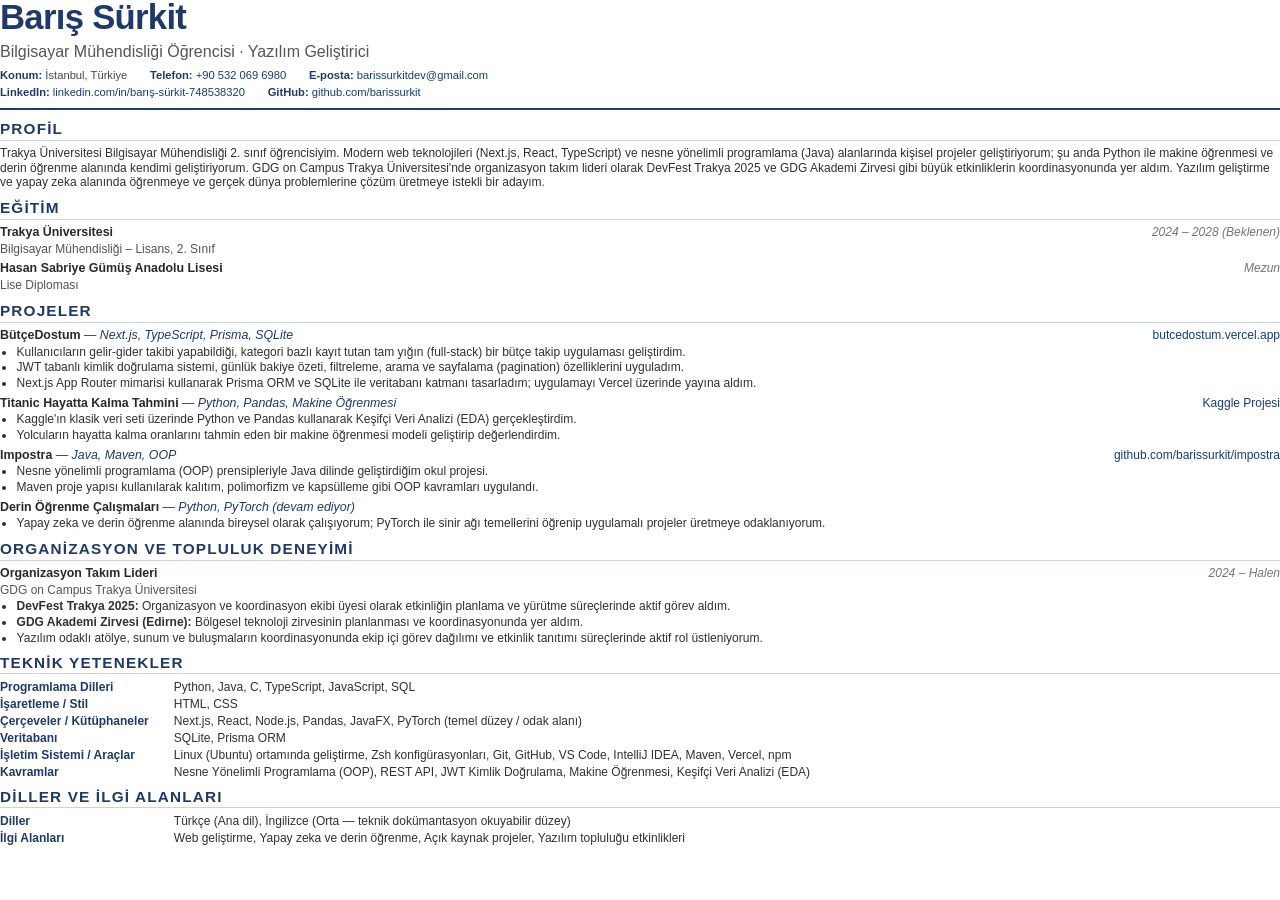
<file: cv-source/cv-tr.html>
<!DOCTYPE html>
<html lang="tr">

<head>
    <meta charset="UTF-8">
    <meta name="author" content="Barış Sürkit">
    <meta name="description" content="Bilgisayar Mühendisliği öğrencisi ve yazılım geliştirici Barış Sürkit'in özgeçmişi.">
    <meta name="keywords" content="Barış Sürkit, Bilgisayar Mühendisliği, Yazılım Geliştirme, Makine Öğrenmesi">
    <meta name="robots" content="noindex, nofollow">
    <link rel="stylesheet" href="cv.css">
    <title>Barış Sürkit - CV</title>
</head>

<body>
    <header class="resume-header">
        <h1>Barış Sürkit</h1>
        <p class="role">Bilgisayar Mühendisliği Öğrencisi · Yazılım Geliştirici</p>
        <address>
            <ul class="contact-list">
                <li><span class="contact-label">Konum:</span> İstanbul, Türkiye</li>
                <li><span class="contact-label">Telefon:</span> <a href="tel:+905320696980">+90 532 069 6980</a></li>
                <li><span class="contact-label">E-posta:</span> <a href="mailto:barissurkitdev@gmail.com">barissurkitdev@gmail.com</a></li>
            </ul>
            <ul class="contact-list">
                <li><span class="contact-label">LinkedIn:</span> <a href="https://www.linkedin.com/in/bar%C4%B1%C5%9F-s%C3%BCrkit-748538320/">linkedin.com/in/barış-sürkit-748538320</a></li>
                <li><span class="contact-label">GitHub:</span> <a href="https://github.com/barissurkit">github.com/barissurkit</a></li>
            </ul>
        </address>
    </header>

    <main>
        <section aria-labelledby="profile-title">
            <h2 id="profile-title">Profil</h2>
            <p class="profile-copy">Trakya Üniversitesi Bilgisayar Mühendisliği 2. sınıf öğrencisiyim. Modern web teknolojileri (Next.js, React, TypeScript) ve nesne yönelimli programlama (Java) alanlarında kişisel projeler geliştiriyorum; şu anda Python ile makine öğrenmesi ve derin öğrenme alanında kendimi geliştiriyorum. GDG on Campus Trakya Üniversitesi'nde organizasyon takım lideri olarak DevFest Trakya 2025 ve GDG Akademi Zirvesi gibi büyük etkinliklerin koordinasyonunda yer aldım. Yazılım geliştirme ve yapay zeka alanında öğrenmeye ve gerçek dünya problemlerine çözüm üretmeye istekli bir adayım.</p>
        </section>

        <section aria-labelledby="education-title">
            <h2 id="education-title">Eğitim</h2>
            <article class="entry">
                <div class="entry-heading">
                    <h3>Trakya Üniversitesi</h3>
                    <p class="date"><time datetime="2024">2024</time> – <time datetime="2028">2028</time> (Beklenen)</p>
                </div>
                <p class="entry-subtitle">Bilgisayar Mühendisliği – Lisans, 2. Sınıf</p>
            </article>
            <article class="entry">
                <div class="entry-heading">
                    <h3>Hasan Sabriye Gümüş Anadolu Lisesi</h3>
                    <p class="date">Mezun</p>
                </div>
                <p class="entry-subtitle">Lise Diploması</p>
            </article>
        </section>

        <section aria-labelledby="projects-title">
            <h2 id="projects-title">Projeler</h2>
            <article class="entry">
                <div class="entry-heading">
                    <h3>BütçeDostum <span class="tech">— Next.js, TypeScript, Prisma, SQLite</span></h3>
                    <p class="reference"><a href="https://butcedostum.vercel.app/">butcedostum.vercel.app</a></p>
                </div>
                <ul class="details">
                    <li>Kullanıcıların gelir-gider takibi yapabildiği, kategori bazlı kayıt tutan tam yığın (full-stack) bir bütçe takip uygulaması geliştirdim.</li>
                    <li>JWT tabanlı kimlik doğrulama sistemi, günlük bakiye özeti, filtreleme, arama ve sayfalama (pagination) özelliklerini uyguladım.</li>
                    <li>Next.js App Router mimarisi kullanarak Prisma ORM ve SQLite ile veritabanı katmanı tasarladım; uygulamayı Vercel üzerinde yayına aldım.</li>
                </ul>
            </article>
            <article class="entry">
                <div class="entry-heading">
                    <h3>Titanic Hayatta Kalma Tahmini <span class="tech">— Python, Pandas, Makine Öğrenmesi</span></h3>
                    <p class="reference">Kaggle Projesi</p>
                </div>
                <ul class="details">
                    <li>Kaggle'ın klasik veri seti üzerinde Python ve Pandas kullanarak Keşifçi Veri Analizi (EDA) gerçekleştirdim.</li>
                    <li>Yolcuların hayatta kalma oranlarını tahmin eden bir makine öğrenmesi modeli geliştirip değerlendirdim.</li>
                </ul>
            </article>
            <article class="entry">
                <div class="entry-heading">
                    <h3>Impostra <span class="tech">— Java, Maven, OOP</span></h3>
                    <p class="reference"><a href="https://github.com/barissurkit/impostra">github.com/barissurkit/impostra</a></p>
                </div>
                <ul class="details">
                    <li>Nesne yönelimli programlama (OOP) prensipleriyle Java dilinde geliştirdiğim okul projesi.</li>
                    <li>Maven proje yapısı kullanılarak kalıtım, polimorfizm ve kapsülleme gibi OOP kavramları uygulandı.</li>
                </ul>
            </article>
            <article class="entry">
                <h3>Derin Öğrenme Çalışmaları <span class="tech">— Python, PyTorch (devam ediyor)</span></h3>
                <ul class="details">
                    <li>Yapay zeka ve derin öğrenme alanında bireysel olarak çalışıyorum; PyTorch ile sinir ağı temellerini öğrenip uygulamalı projeler üretmeye odaklanıyorum.</li>
                </ul>
            </article>
        </section>

        <section aria-labelledby="experience-title">
            <h2 id="experience-title">Organizasyon ve Topluluk Deneyimi</h2>
            <article class="entry">
                <div class="entry-heading">
                    <h3>Organizasyon Takım Lideri</h3>
                    <p class="date"><time datetime="2024">2024</time> – Halen</p>
                </div>
                <p class="entry-subtitle">GDG on Campus Trakya Üniversitesi</p>
                <ul class="details">
                    <li><strong>DevFest Trakya 2025:</strong> Organizasyon ve koordinasyon ekibi üyesi olarak etkinliğin planlama ve yürütme süreçlerinde aktif görev aldım.</li>
                    <li><strong>GDG Akademi Zirvesi (Edirne):</strong> Bölgesel teknoloji zirvesinin planlanması ve koordinasyonunda yer aldım.</li>
                    <li>Yazılım odaklı atölye, sunum ve buluşmaların koordinasyonunda ekip içi görev dağılımı ve etkinlik tanıtımı süreçlerinde aktif rol üstleniyorum.</li>
                </ul>
            </article>
        </section>

        <section class="compact-section" aria-labelledby="skills-title">
            <h2 id="skills-title">Teknik Yetenekler</h2>
            <dl class="skills-list">
                <div><dt>Programlama Dilleri</dt><dd>Python, Java, C, TypeScript, JavaScript, SQL</dd></div>
                <div><dt>İşaretleme / Stil</dt><dd>HTML, CSS</dd></div>
                <div><dt>Çerçeveler / Kütüphaneler</dt><dd>Next.js, React, Node.js, Pandas, JavaFX, PyTorch (temel düzey / odak alanı)</dd></div>
                <div><dt>Veritabanı</dt><dd>SQLite, Prisma ORM</dd></div>
                <div><dt>İşletim Sistemi / Araçlar</dt><dd>Linux (Ubuntu) ortamında geliştirme, Zsh konfigürasyonları, Git, GitHub, VS Code, IntelliJ IDEA, Maven, Vercel, npm</dd></div>
                <div><dt>Kavramlar</dt><dd>Nesne Yönelimli Programlama (OOP), REST API, JWT Kimlik Doğrulama, Makine Öğrenmesi, Keşifçi Veri Analizi (EDA)</dd></div>
            </dl>
        </section>

        <section class="compact-section" aria-labelledby="languages-title">
            <h2 id="languages-title">Diller ve İlgi Alanları</h2>
            <dl class="skills-list">
                <div><dt>Diller</dt><dd>Türkçe (Ana dil), İngilizce (Orta — teknik dokümantasyon okuyabilir düzey)</dd></div>
                <div><dt>İlgi Alanları</dt><dd>Web geliştirme, Yapay zeka ve derin öğrenme, Açık kaynak projeler, Yazılım topluluğu etkinlikleri</dd></div>
            </dl>
        </section>
    </main>
</body>

</html>
</file>
<file: style.css>
@import url('https://fonts.googleapis.com/css2?family=DM+Mono:wght@400;500&family=Manrope:wght@400;500;600;700;800&display=swap');
@import url('theme-overrides.css');
:root{--bg:#f7f8f9;--surface:#fff;--ink:#17202a;--muted:#64707d;--line:#dce1e6;--accent:#315f89;--accent-strong:#244b70;--accent-soft:#e8f0f7;--focus:#3979b2;--radius:12px;--max:1120px}[data-theme=dark]{--bg:#101419;--surface:#171d24;--ink:#eef3f7;--muted:#a8b2bd;--line:#303944;--accent:#78a9d2;--accent-strong:#a8c9e4;--accent-soft:#1c2b39;--focus:#8cbce4}*{box-sizing:border-box}html{scroll-behavior:smooth;overflow-x:hidden}body{margin:0;background:var(--bg);color:var(--ink);font:15.5px/1.65 Manrope,Arial,sans-serif;overflow-wrap:anywhere}a{color:inherit;text-decoration:none}a:hover{text-decoration:underline;text-underline-offset:4px}.skip-link{position:absolute;top:-5rem;left:1rem;z-index:5;padding:.6rem 1rem;border-radius:7px;background:var(--accent-strong);color:#fff}.skip-link:focus{top:1rem}.header{position:sticky;top:0;z-index:3;height:68px;display:flex;align-items:center;gap:20px;padding:0 max(22px,calc((100vw - var(--max))/2));border-bottom:1px solid var(--line);background:color-mix(in srgb,var(--bg) 92%,transparent);backdrop-filter:blur(12px)}.brand{font-size:.96rem;font-weight:800;letter-spacing:-.035em;white-space:nowrap}.brand span{color:var(--accent)}.nav{display:flex;align-items:center;gap:18px;margin-left:auto;font-size:.78rem;font-weight:700;white-space:nowrap}.nav a{color:var(--muted)}.nav a:hover{color:var(--ink);text-decoration:none}.nav-github{color:var(--ink)!important}.controls{display:flex;gap:7px}.controls button,.menu-button{display:grid;place-items:center;min-width:36px;height:36px;padding:0 9px;border:1px solid var(--line);border-radius:8px;background:var(--surface);color:var(--ink);font:700 .72rem Manrope;cursor:pointer}.controls button:hover,.menu-button:hover{border-color:var(--accent);background:var(--accent-soft)}[data-theme-icon]{font-size:1.05rem;line-height:1}.menu-button{display:none}main{max-width:var(--max);margin:auto;padding:0 22px}.hero{min-height:520px;display:grid;grid-template-columns:1.45fr .7fr;align-items:center;gap:8vw;padding:68px 0}.personal-hero{min-height:auto;display:block;max-width:760px;padding:104px 0 92px}.kicker{margin:0 0 13px;color:var(--accent);font:500 .68rem/1.35 'DM Mono',monospace;letter-spacing:.1em}.hero h1,.section h2,.contact h2{margin:0;font-family:Manrope,Arial,sans-serif;font-weight:750;line-height:1.08;letter-spacing:-.045em}.hero h1{max-width:720px;font-size:clamp(2.65rem,5.2vw,4.6rem)}.personal-hero h1{font-size:clamp(2.65rem,5vw,4.15rem)}.lede{max-width:650px;margin:20px 0 0;color:var(--muted);font-size:1.05rem}.hero-groups{display:flex;align-items:center;flex-wrap:wrap;gap:18px 28px;margin-top:28px}.actions,.text-links,.social-links{display:flex;align-items:center;flex-wrap:wrap;gap:10px}.social-links a{color:var(--muted);font-size:.8rem;font-weight:700}.button{display:inline-flex;align-items:center;justify-content:center;min-height:42px;padding:9px 15px;border:1px solid var(--line);border-radius:8px;background:var(--surface);font-size:.8rem;font-weight:700}.button:hover{text-decoration:none;transform:translateY(-1px);border-color:var(--accent)}.primary{border-color:var(--accent-strong);background:var(--accent-strong);color:#fff}.primary:hover{background:var(--accent);color:#fff}.secondary{background:transparent}.section{padding:82px 0;border-top:1px solid var(--line)}.section-head{max-width:680px;margin-bottom:34px}.section h2{font-size:clamp(1.85rem,3.3vw,2.75rem)}.section-head>p:not(.kicker),.project-card p:not(.kicker){color:var(--muted)}.section-head>p:not(.kicker){margin:12px 0 0;font-size:1rem}.feature-grid{display:grid;grid-template-columns:1.3fr .7fr;gap:28px;align-items:center}.shot{overflow:hidden;display:block;border:1px solid var(--line);border-radius:var(--radius);background:var(--surface)}.browser{position:relative;padding-top:25px}.browser:before{content:'';position:absolute;top:9px;left:11px;width:7px;height:7px;border-radius:50%;background:#d78282;box-shadow:12px 0 #c5a762,24px 0 #6da583}.shot img{display:block;width:100%;height:auto;transition:transform .35s ease}.shot:hover img{transform:scale(1.015)}.feature-detail>p{font-size:1rem}.tags{display:flex;flex-wrap:wrap;gap:6px;padding:0;margin:19px 0;list-style:none}.tags li{padding:3px 8px;border:1px solid var(--line);border-radius:99px;color:var(--muted);font:500 .66rem 'DM Mono',monospace}.checklist{padding:0;margin:0 0 20px;list-style:none}.checklist li{padding:8px 0;border-top:1px solid var(--line);font-size:.85rem}.checklist li:before{content:'↳';padding-right:8px;color:var(--accent)}.compact{margin:78px 0 28px}.compact h2{font-size:clamp(1.7rem,3vw,2.4rem)}.compact>a,.project-card>a,.text-links a{font-size:.8rem;font-weight:800}.project-grid{display:grid;grid-template-columns:repeat(2,minmax(0,1fr));gap:24px}.project-card .kicker{margin-top:18px}.project-card h3{margin:0;font-size:1.22rem;letter-spacing:-.03em}.project-card p:not(.kicker){max-width:460px;font-size:.88rem}.split{display:grid;grid-template-columns:.7fr 1.3fr;gap:7vw}.large-copy{margin:0 0 22px;color:var(--muted);font-size:1.08rem}.cv-links a{padding:8px 11px;border:1px solid var(--line);border-radius:7px}.journey h2,.stack h2{margin-bottom:32px}.journey ol{list-style:none;padding:0;margin:0}.journey li{display:grid;grid-template-columns:160px 1fr;padding:18px 0;border-top:1px solid var(--line)}.journey time{color:var(--muted);font:500 .7rem 'DM Mono',monospace}.journey h3{margin:0;font-size:1rem}.journey p{margin:3px 0;color:var(--muted);font-size:.87rem}.stack-grid{display:grid;grid-template-columns:repeat(3,minmax(0,1fr));border:1px solid var(--line);border-bottom:0}.stack-grid div{padding:20px;border-right:1px solid var(--line);border-bottom:1px solid var(--line)}.stack-grid div:nth-child(3n){border-right:0}.stack-grid h3{margin:0;color:var(--muted);font:500 .67rem 'DM Mono',monospace;text-transform:uppercase;letter-spacing:.07em}.stack-grid p{margin:9px 0 0;font-size:.88rem}.contact{display:flex;align-items:flex-end;justify-content:space-between;gap:36px;padding-block:62px;background:transparent;color:var(--ink)}.contact h2{font-size:clamp(1.8rem,3.2vw,2.6rem)}.contact p:not(.kicker){max-width:570px;margin:10px 0 0;color:var(--muted)}.hero:not(#top){min-height:auto;display:block;padding:50px 0 34px}.hero:not(#top) h1{max-width:760px;font-size:clamp(2.25rem,4vw,3.35rem)}.hero:not(#top) .lede{margin-top:13px}.hero:not(#top)+.section{padding-top:50px}.section h2[style]{font-size:clamp(1.85rem,3.3vw,2.75rem)!important;margin-bottom:28px!important}.contact:not(#contact){display:block;padding-block:54px}.contact:not(#contact) .actions{margin-top:22px}.contact:not(#contact) h2{font-size:clamp(1.8rem,3.2vw,2.6rem)}.hero h1 em{font-style:normal;color:inherit}[lang=tr] .cv-links a:first-child,[lang=tr] .cv-actions a:first-child{order:2}footer{max-width:var(--max);margin:auto;padding:24px 22px;display:flex;justify-content:space-between;gap:12px;border-top:1px solid var(--line);color:var(--muted);font-size:.71rem}:focus-visible{outline:3px solid var(--focus);outline-offset:3px}@media(max-width:920px){.nav{gap:11px;font-size:.72rem}.stack-grid{grid-template-columns:repeat(2,minmax(0,1fr))}.stack-grid div:nth-child(3n){border-right:1px solid var(--line)}.stack-grid div:nth-child(even){border-right:0}}@media(max-width:760px){.header{height:62px;padding:0 16px}.brand{max-width:145px;overflow:hidden;text-overflow:ellipsis}.menu-button{display:grid;margin-left:auto}.nav{display:none;position:absolute;top:62px;left:0;right:0;padding:16px;background:var(--bg);border-bottom:1px solid var(--line);flex-direction:column;align-items:flex-start;gap:12px;white-space:normal}.nav.open{display:flex}.hero{min-height:auto;grid-template-columns:1fr;gap:32px;padding:54px 0}.personal-hero{padding:70px 0 62px}.hero h1{font-size:clamp(2.3rem,11vw,3.25rem)}.section{padding:60px 0}.feature-grid,.split{grid-template-columns:1fr;gap:24px}.compact{margin-top:58px}.project-grid{grid-template-columns:1fr}.journey li{grid-template-columns:1fr;gap:5px}.stack-grid{grid-template-columns:1fr}.stack-grid div,.stack-grid div:nth-child(3n){border-right:0}.contact{align-items:flex-start;flex-direction:column;gap:22px;padding-block:48px}footer{flex-wrap:wrap}}@media(max-width:420px){main{padding-inline:16px}.hero-groups{align-items:flex-start;flex-direction:column}.cv-actions{width:100%}.cv-actions .button{flex:1}.personal-hero h1{font-size:2.55rem}}@media(prefers-reduced-motion:reduce){html{scroll-behavior:auto}*,*:before,*:after{transition:none!important;animation:none!important}}
</file>
<file: cv-source/cv.css>
@page {
    size: A4;
    margin: 11mm 13mm 10mm;
}

:root {
    color: #2f3134;
    font-family: "Nimbus Sans", "Liberation Sans", Arial, sans-serif;
    font-size: 9pt;
    line-height: 1.2;
}

* {
    box-sizing: border-box;
}

body {
    margin: 0;
}

address {
    font-style: normal;
}

h1,
h2,
h3,
p,
ul,
dl,
dd {
    margin: 0;
}

a {
    color: #183d75;
    text-decoration: none;
}

.resume-header {
    padding-bottom: 2.2mm;
    border-bottom: 2.2pt solid #1f3a68;
}

h1 {
    color: #1f3a68;
    font-size: 26pt;
    font-weight: 700;
    letter-spacing: -0.02em;
    line-height: 1;
}

.role {
    margin-top: 2.1mm;
    color: #52565a;
    font-size: 12pt;
    line-height: 1.1;
}

.contact-list {
    display: flex;
    flex-wrap: wrap;
    gap: 1mm 6mm;
    margin-top: 2.4mm;
    padding: 0;
    color: #45494d;
    font-size: 8.4pt;
    list-style: none;
}

.contact-list + .contact-list {
    margin-top: 1mm;
}

.contact-list li {
    white-space: nowrap;
}

.contact-label {
    color: #1f3a68;
    font-weight: 700;
}

section {
    break-inside: avoid;
}

h2 {
    margin-top: 2.8mm;
    padding-bottom: 0.9mm;
    border-bottom: 0.7pt solid #c9d3e2;
    color: #1f3a68;
    font-size: 11.5pt;
    font-weight: 700;
    letter-spacing: 0.075em;
    line-height: 1;
    text-transform: uppercase;
}

.profile-copy {
    margin-top: 1.5mm;
    text-align: left;
}

.entry {
    margin-top: 1.4mm;
    break-inside: avoid;
}

.entry-heading {
    display: flex;
    align-items: baseline;
    justify-content: space-between;
    gap: 4mm;
}

h3 {
    color: #27292c;
    font-size: 9.3pt;
    font-weight: 700;
    line-height: 1.15;
}

.tech {
    color: #1f3a68;
    font-weight: 400;
    font-style: italic;
}

.date,
.reference {
    flex-shrink: 0;
    color: #717579;
    font-style: italic;
}

.reference {
    color: #183d75;
    font-style: normal;
}

.reference a {
    color: inherit;
}

.entry-subtitle {
    margin-top: 0.6mm;
    color: #515559;
}

.details {
    margin-top: 0.6mm;
    padding-left: 4.2mm;
}

.details li {
    margin-top: 0.35mm;
    padding-left: 0.2mm;
}

.details li::marker {
    color: #2f3134;
}

.skills-list {
    margin-top: 1.4mm;
}

.skills-list > div {
    display: grid;
    grid-template-columns: 44mm 1fr;
    gap: 2mm;
    margin-top: 0.7mm;
}

.skills-list dt {
    color: #1f3a68;
    font-weight: 700;
}

.skills-list dd {
    min-width: 0;
}

.compact-section h2 {
    margin-top: 2.5mm;
}

@media print {
    a {
        text-decoration: none;
    }
}
</file>
